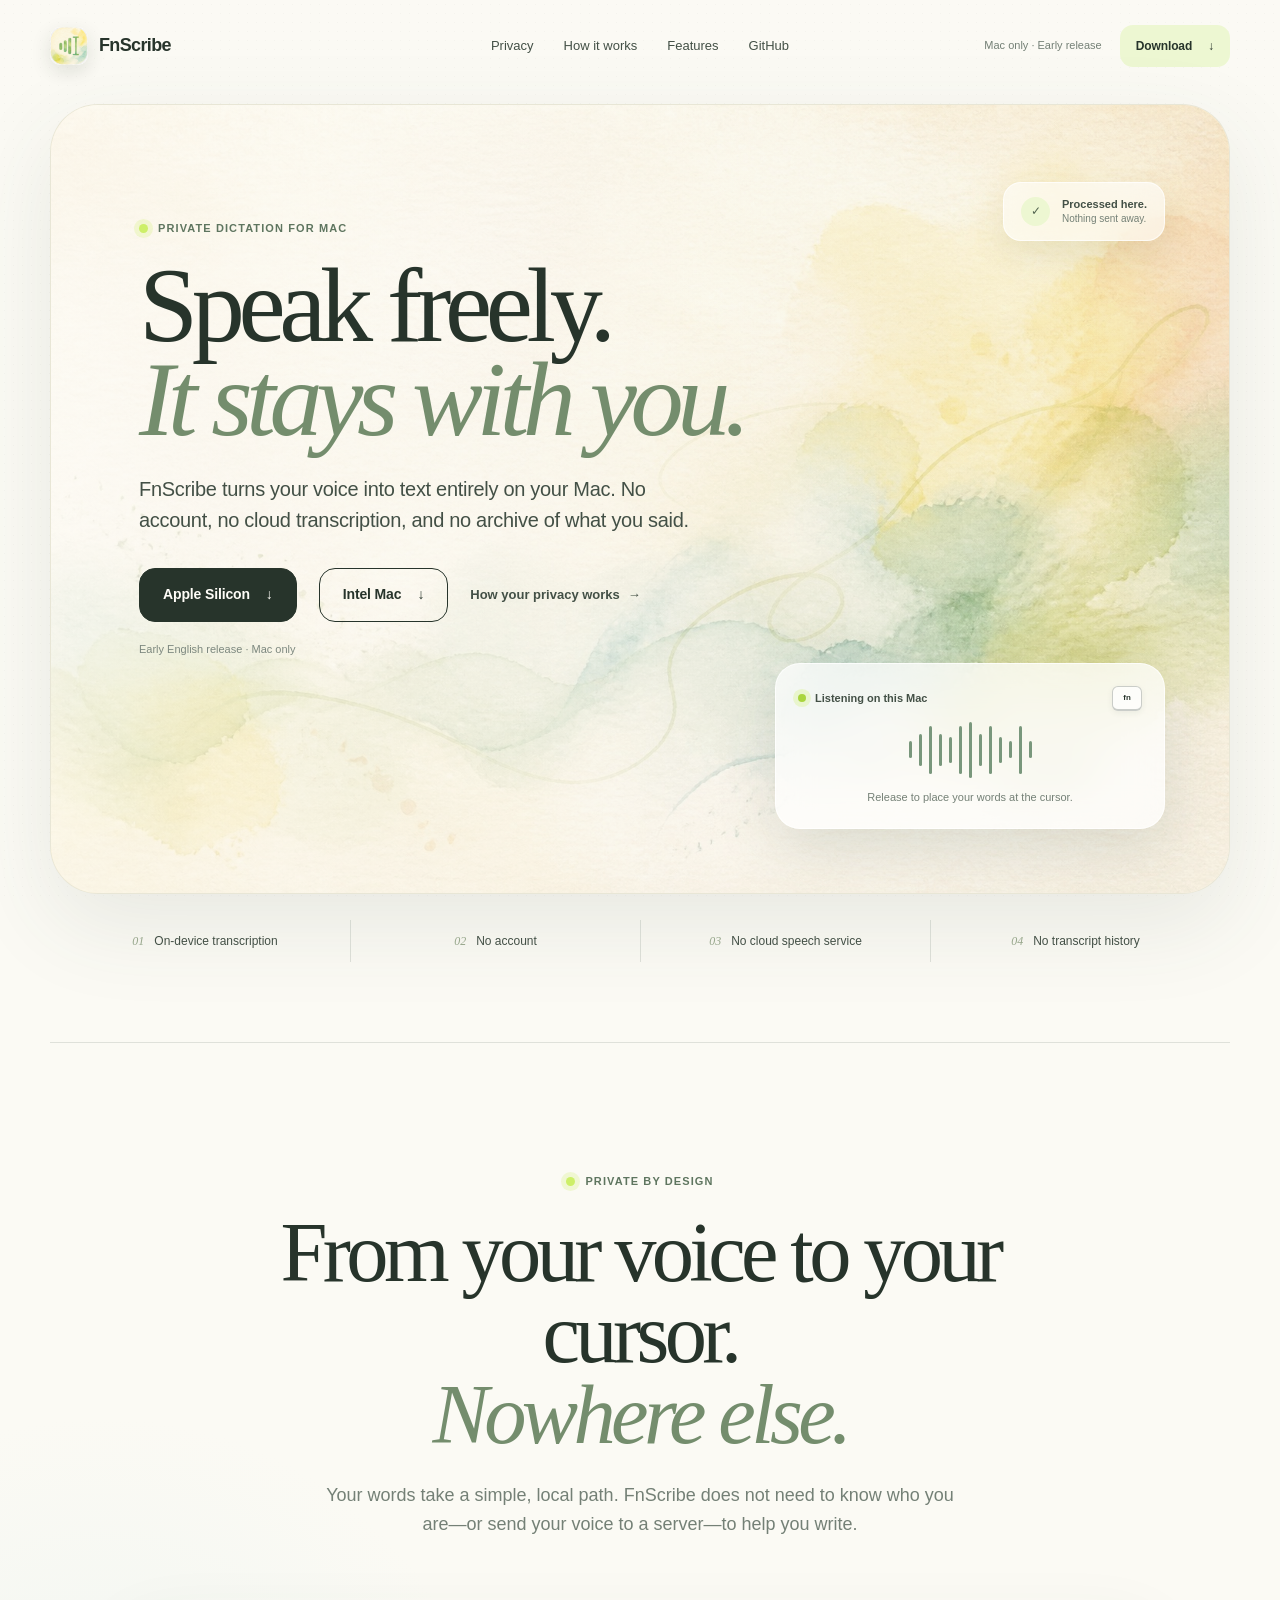
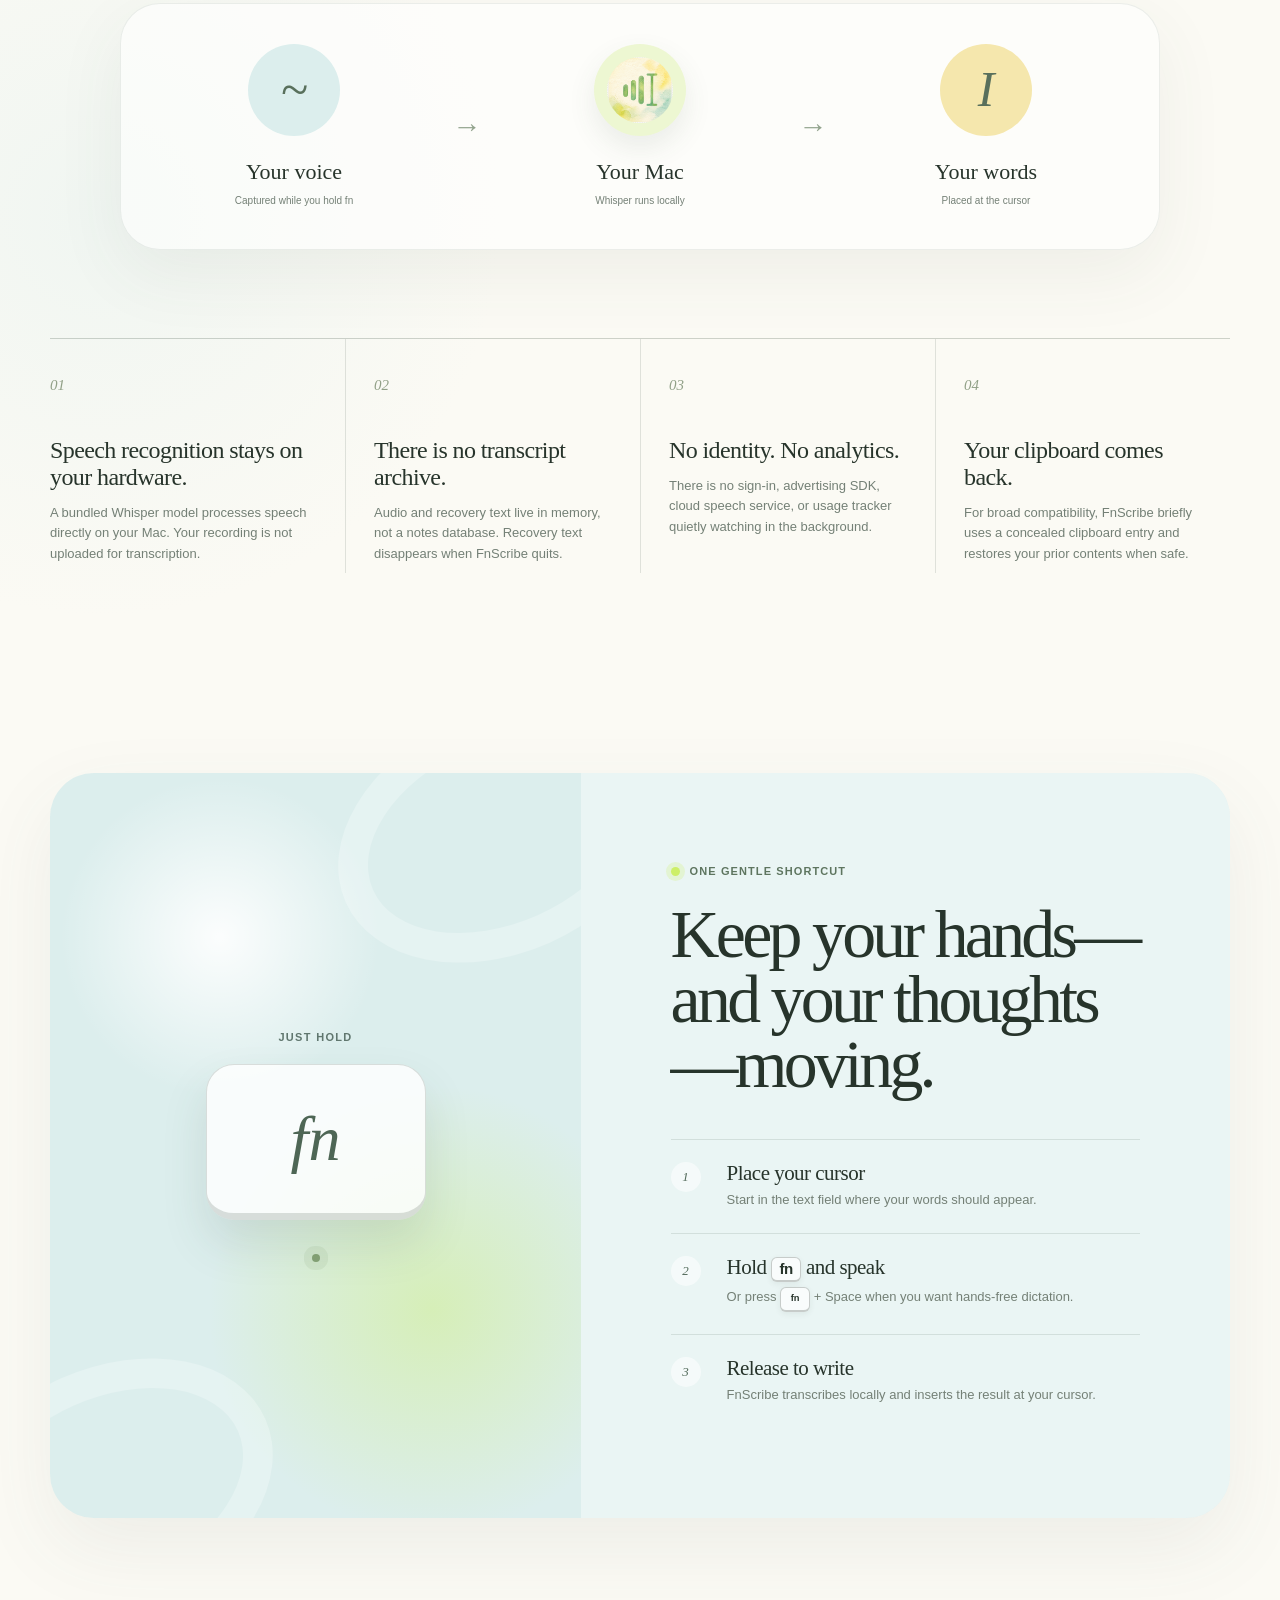
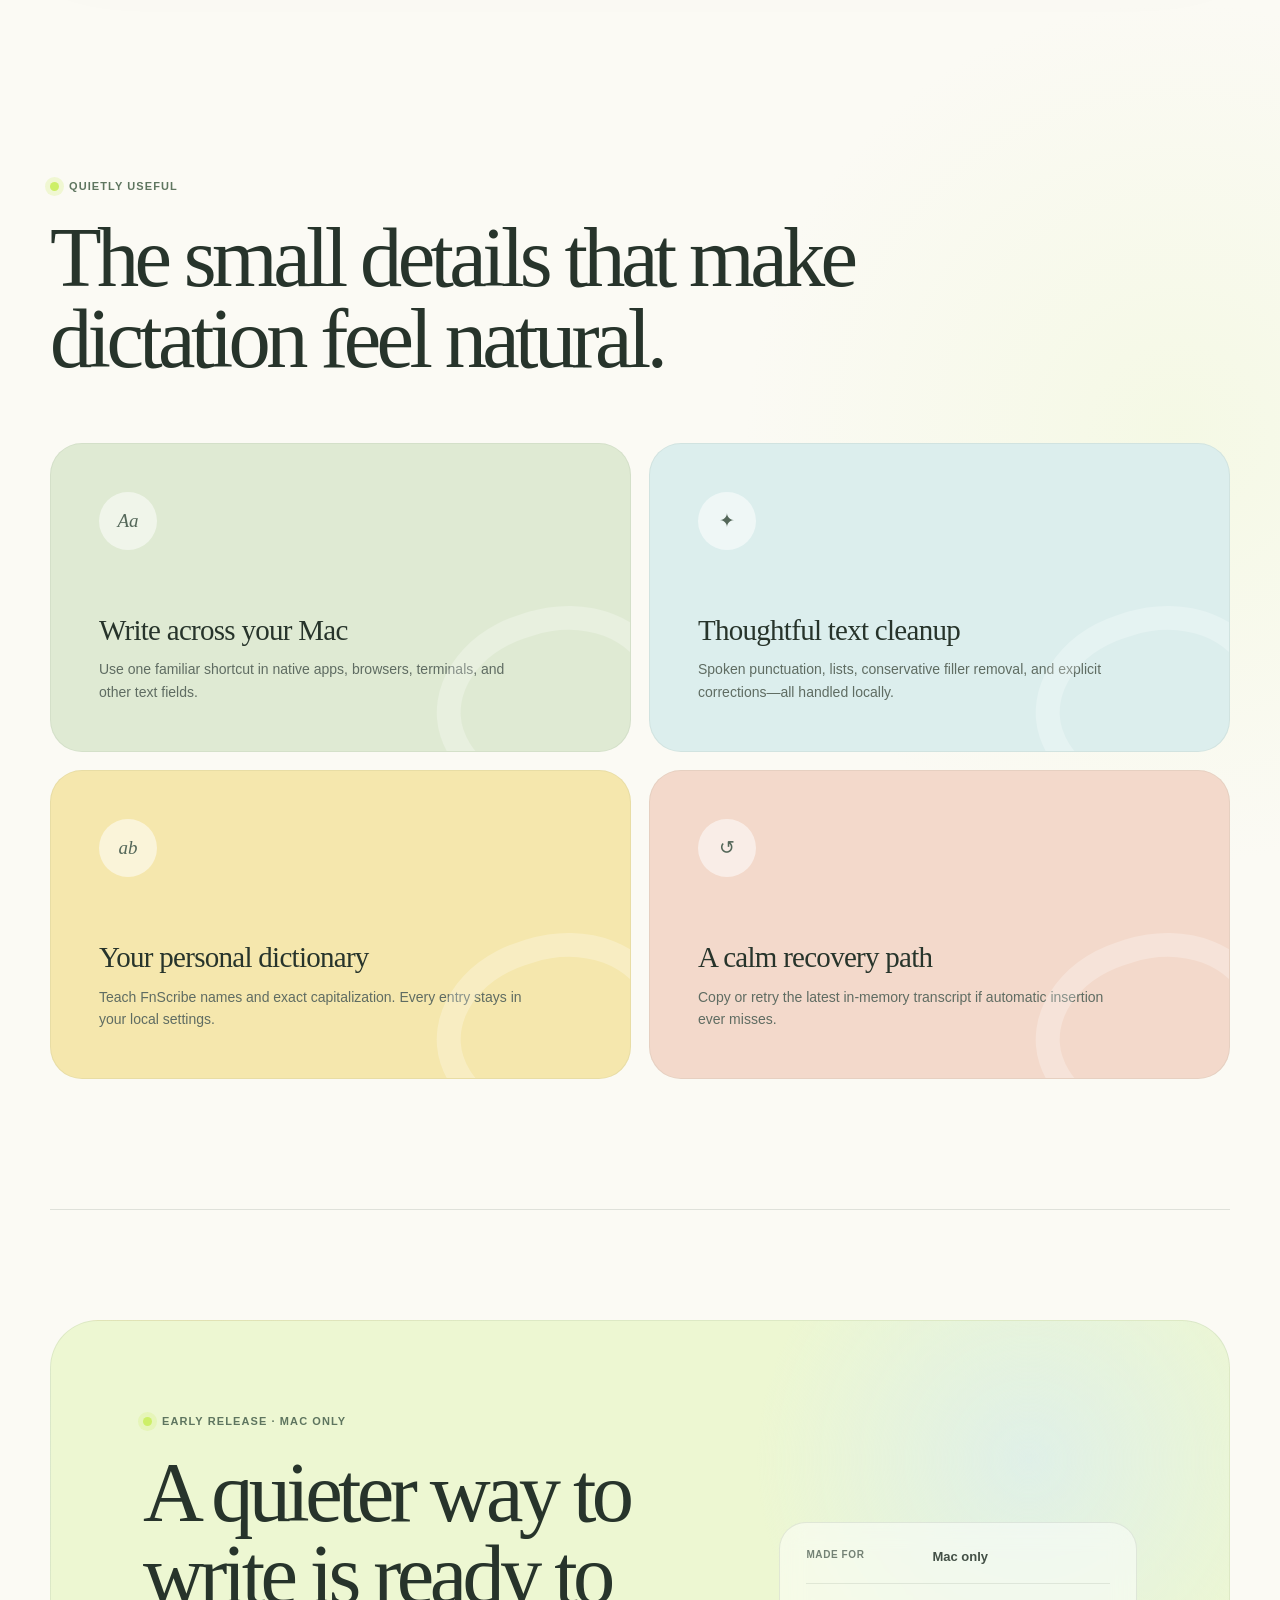
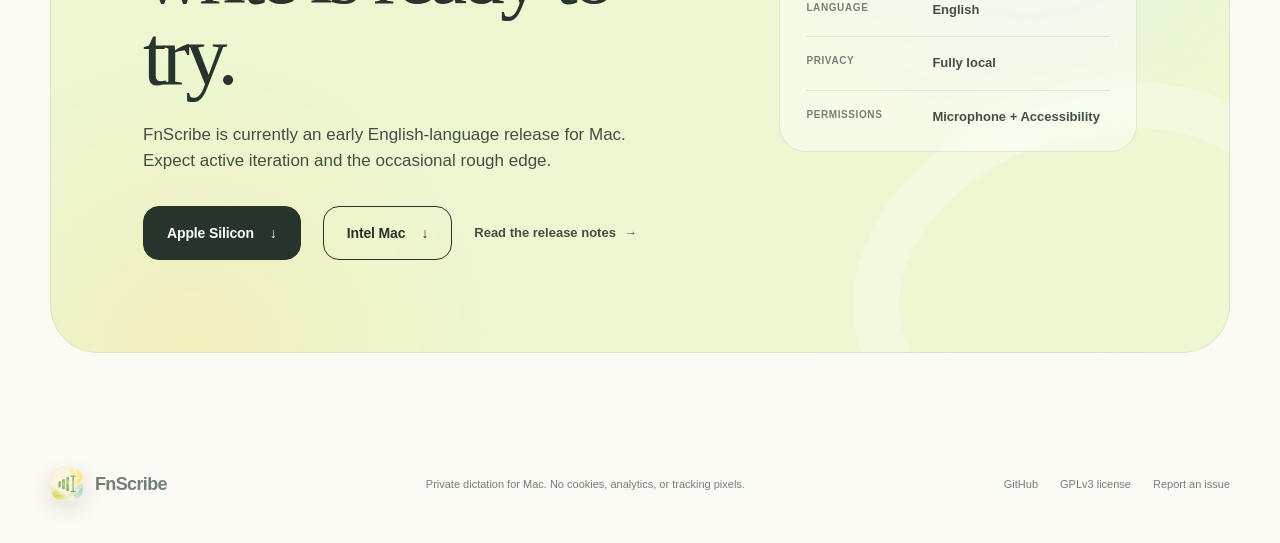
<file: docs/index.html>
<!doctype html>
<html lang="en">
  <head>
    <meta charset="utf-8" />
    <meta name="viewport" content="width=device-width, initial-scale=1" />
    <meta name="color-scheme" content="light" />
    <meta name="theme-color" content="#fbfaf4" />
    <meta
      name="description"
      content="FnScribe is private, offline dictation for Mac. Hold fn, speak, and release—your audio and transcript stay on your Mac."
    />
    <meta name="robots" content="index, follow" />
    <meta property="og:type" content="website" />
    <meta property="og:site_name" content="FnScribe" />
    <meta property="og:title" content="FnScribe — Private dictation for Mac" />
    <meta
      property="og:description"
      content="Fast, local dictation for Mac with no account, no cloud transcription, and no transcript history."
    />
    <meta
      property="og:url"
      content="https://algorithmicresearchgroup.github.io/fnscribe/"
    />
    <meta
      property="og:image"
      content="https://algorithmicresearchgroup.github.io/fnscribe/assets/fnscribe-watercolor.jpg"
    />
    <meta name="twitter:card" content="summary_large_image" />
    <link
      rel="canonical"
      href="https://algorithmicresearchgroup.github.io/fnscribe/"
    />
    <link rel="icon" type="image/png" href="assets/fnscribe-icon.png?v=2" />
    <link rel="apple-touch-icon" href="assets/fnscribe-icon.png?v=2" />
    <link rel="manifest" href="site.webmanifest" />
    <link rel="stylesheet" href="styles.css" />
    <title>FnScribe — Private dictation for Mac</title>
  </head>
  <body>
    <a class="skip-link" href="#main-content">Skip to content</a>

    <header class="site-header" id="top">
      <a class="brand" href="#top" aria-label="FnScribe home">
        <img src="assets/fnscribe-icon.png?v=2" width="38" height="38" alt="" />
        <span>FnScribe</span>
      </a>

      <nav aria-label="Main navigation">
        <a href="#privacy">Privacy</a>
        <a href="#how-it-works">How it works</a>
        <a href="#features">Features</a>
        <a href="https://github.com/AlgorithmicResearchGroup/fnscribe">GitHub</a>
      </nav>

      <div class="header-actions">
        <span class="availability">Mac only · Early release</span>
        <a
          class="button button-small"
          href="#downloads"
          aria-label="Choose a FnScribe download for your Mac"
        >
          Download <span aria-hidden="true">↓</span>
        </a>
      </div>
    </header>

    <main id="main-content">
      <section class="hero" aria-labelledby="hero-title">
        <div class="hero-watercolor">
          <img
            class="watercolor-art"
            src="assets/fnscribe-watercolor.jpg"
            width="1536"
            height="1024"
            alt=""
          />

          <div class="hero-copy">
            <p class="eyebrow"><span aria-hidden="true"></span> Private dictation for Mac</p>
            <h1 id="hero-title">Speak freely.<br /><em>It stays with you.</em></h1>
            <p class="hero-lede">
              FnScribe turns your voice into text entirely on your Mac. No
              account, no cloud transcription, and no archive of what you said.
            </p>

            <div class="hero-actions">
              <a
                class="button button-primary"
                href="https://github.com/AlgorithmicResearchGroup/fnscribe/releases/latest/download/FnScribe-arm64.dmg"
              >
                Apple Silicon <span aria-hidden="true">↓</span>
              </a>
              <a
                class="button"
                href="https://github.com/AlgorithmicResearchGroup/fnscribe/releases/latest/download/FnScribe-x64.dmg"
              >
                Intel Mac <span aria-hidden="true">↓</span>
              </a>
              <a class="soft-link" href="#privacy">How your privacy works <span aria-hidden="true">→</span></a>
            </div>

            <p class="hero-compatibility">
              Early English release · Mac only
            </p>
          </div>

          <div
            class="dictation-card"
            role="img"
            aria-label="FnScribe is listening with the fn key and transcribing locally on this Mac"
          >
            <div class="dictation-card-top">
              <span><i aria-hidden="true"></i> Listening on this Mac</span>
              <kbd>fn</kbd>
            </div>
            <div class="waveform" aria-hidden="true">
              <i></i><i></i><i></i><i></i><i></i><i></i><i></i><i></i><i></i
              ><i></i><i></i><i></i><i></i>
            </div>
            <p>Release to place your words at the cursor.</p>
          </div>

          <div class="local-note">
            <span aria-hidden="true">✓</span>
            <p><strong>Processed here.</strong><br />Nothing sent away.</p>
          </div>
        </div>

        <ul class="privacy-ribbon">
          <li><span aria-hidden="true">01</span> On-device transcription</li>
          <li><span aria-hidden="true">02</span> No account</li>
          <li><span aria-hidden="true">03</span> No cloud speech service</li>
          <li><span aria-hidden="true">04</span> No transcript history</li>
        </ul>
      </section>

      <section class="privacy section" id="privacy" aria-labelledby="privacy-title">
        <div class="section-heading section-heading-centered">
          <p class="eyebrow"><span aria-hidden="true"></span> Private by design</p>
          <h2 id="privacy-title">From your voice to your cursor.<br /><em>Nowhere else.</em></h2>
          <p>
            Your words take a simple, local path. FnScribe does not need to
            know who you are—or send your voice to a server—to help you write.
          </p>
        </div>

        <div
          class="privacy-journey"
          role="img"
          aria-label="Your voice is processed by a local model on your Mac and becomes text at your cursor"
        >
          <div class="journey-step journey-voice">
            <span aria-hidden="true">~</span>
            <p><strong>Your voice</strong><small>Captured while you hold fn</small></p>
          </div>
          <span class="journey-arrow" aria-hidden="true">→</span>
          <div class="journey-step journey-mac">
            <img src="assets/fnscribe-icon.png?v=2" width="66" height="66" alt="" />
            <p><strong>Your Mac</strong><small>Whisper runs locally</small></p>
          </div>
          <span class="journey-arrow" aria-hidden="true">→</span>
          <div class="journey-step journey-text">
            <span aria-hidden="true">I</span>
            <p><strong>Your words</strong><small>Placed at the cursor</small></p>
          </div>
        </div>

        <div class="privacy-details">
          <article>
            <span class="detail-number">01</span>
            <h3>Speech recognition stays on your hardware.</h3>
            <p>
              A bundled Whisper model processes speech directly on your Mac.
              Your recording is not uploaded for transcription.
            </p>
          </article>
          <article>
            <span class="detail-number">02</span>
            <h3>There is no transcript archive.</h3>
            <p>
              Audio and recovery text live in memory, not a notes database.
              Recovery text disappears when FnScribe quits.
            </p>
          </article>
          <article>
            <span class="detail-number">03</span>
            <h3>No identity. No analytics.</h3>
            <p>
              There is no sign-in, advertising SDK, cloud speech service, or
              usage tracker quietly watching in the background.
            </p>
          </article>
          <article>
            <span class="detail-number">04</span>
            <h3>Your clipboard comes back.</h3>
            <p>
              For broad compatibility, FnScribe briefly uses a concealed
              clipboard entry and restores your prior contents when safe.
            </p>
          </article>
        </div>
      </section>

      <section class="how section" id="how-it-works" aria-labelledby="how-title">
        <div class="how-panel">
          <div class="key-illustration" aria-hidden="true">
            <span>Just hold</span>
            <kbd>fn</kbd>
            <i></i>
          </div>

          <div class="how-copy">
            <p class="eyebrow"><span aria-hidden="true"></span> One gentle shortcut</p>
            <h2 id="how-title">Keep your hands—and your thoughts—moving.</h2>
            <ol>
              <li>
                <span>1</span>
                <div>
                  <h3>Place your cursor</h3>
                  <p>Start in the text field where your words should appear.</p>
                </div>
              </li>
              <li>
                <span>2</span>
                <div>
                  <h3>Hold <kbd>fn</kbd> and speak</h3>
                  <p>Or press <kbd>fn</kbd> + Space when you want hands-free dictation.</p>
                </div>
              </li>
              <li>
                <span>3</span>
                <div>
                  <h3>Release to write</h3>
                  <p>FnScribe transcribes locally and inserts the result at your cursor.</p>
                </div>
              </li>
            </ol>
          </div>
        </div>
      </section>

      <section class="features section" id="features" aria-labelledby="features-title">
        <div class="section-heading">
          <p class="eyebrow"><span aria-hidden="true"></span> Quietly useful</p>
          <h2 id="features-title">The small details that make dictation feel natural.</h2>
        </div>

        <div class="feature-grid">
          <article class="feature-sage">
            <span aria-hidden="true">Aa</span>
            <h3>Write across your Mac</h3>
            <p>
              Use one familiar shortcut in native apps, browsers, terminals,
              and other text fields.
            </p>
          </article>
          <article class="feature-blue">
            <span aria-hidden="true">✦</span>
            <h3>Thoughtful text cleanup</h3>
            <p>
              Spoken punctuation, lists, conservative filler removal, and
              explicit corrections—all handled locally.
            </p>
          </article>
          <article class="feature-butter">
            <span aria-hidden="true">ab</span>
            <h3>Your personal dictionary</h3>
            <p>
              Teach FnScribe names and exact capitalization. Every entry stays
              in your local settings.
            </p>
          </article>
          <article class="feature-peach">
            <span aria-hidden="true">↺</span>
            <h3>A calm recovery path</h3>
            <p>
              Copy or retry the latest in-memory transcript if automatic
              insertion ever misses.
            </p>
          </article>
        </div>
      </section>

      <section class="release-panel" id="downloads" aria-labelledby="release-title">
        <div class="release-copy">
          <p class="eyebrow"><span aria-hidden="true"></span> Early release · Mac only</p>
          <h2 id="release-title">A quieter way to write is ready to try.</h2>
          <p>
            FnScribe is currently an early English-language release for Mac.
            Expect active iteration and the occasional rough edge.
          </p>
          <div class="release-actions">
            <a
              class="button button-primary"
              href="https://github.com/AlgorithmicResearchGroup/fnscribe/releases/latest/download/FnScribe-arm64.dmg"
            >
              Apple Silicon <span aria-hidden="true">↓</span>
            </a>
            <a
              class="button"
              href="https://github.com/AlgorithmicResearchGroup/fnscribe/releases/latest/download/FnScribe-x64.dmg"
            >
              Intel Mac <span aria-hidden="true">↓</span>
            </a>
            <a
              class="soft-link"
              href="https://github.com/AlgorithmicResearchGroup/fnscribe/releases"
              >Read the release notes <span aria-hidden="true">→</span></a
            >
          </div>
        </div>

        <dl class="requirements">
          <div>
            <dt>Made for</dt>
            <dd>Mac only</dd>
          </div>
          <div>
            <dt>Language</dt>
            <dd>English</dd>
          </div>
          <div>
            <dt>Privacy</dt>
            <dd>Fully local</dd>
          </div>
          <div>
            <dt>Permissions</dt>
            <dd>Microphone + Accessibility</dd>
          </div>
        </dl>
      </section>
    </main>

    <footer>
      <a class="brand" href="#top" aria-label="Back to the top">
        <img src="assets/fnscribe-icon.png?v=2" width="34" height="34" alt="" />
        <span>FnScribe</span>
      </a>
      <p>Private dictation for Mac. No cookies, analytics, or tracking pixels.</p>
      <div>
        <a href="https://github.com/AlgorithmicResearchGroup/fnscribe">GitHub</a>
        <a href="https://github.com/AlgorithmicResearchGroup/fnscribe/blob/master/LICENSE">GPLv3 license</a>
        <a href="https://github.com/AlgorithmicResearchGroup/fnscribe/issues">Report an issue</a>
      </div>
    </footer>
  </body>
</html>
</file>
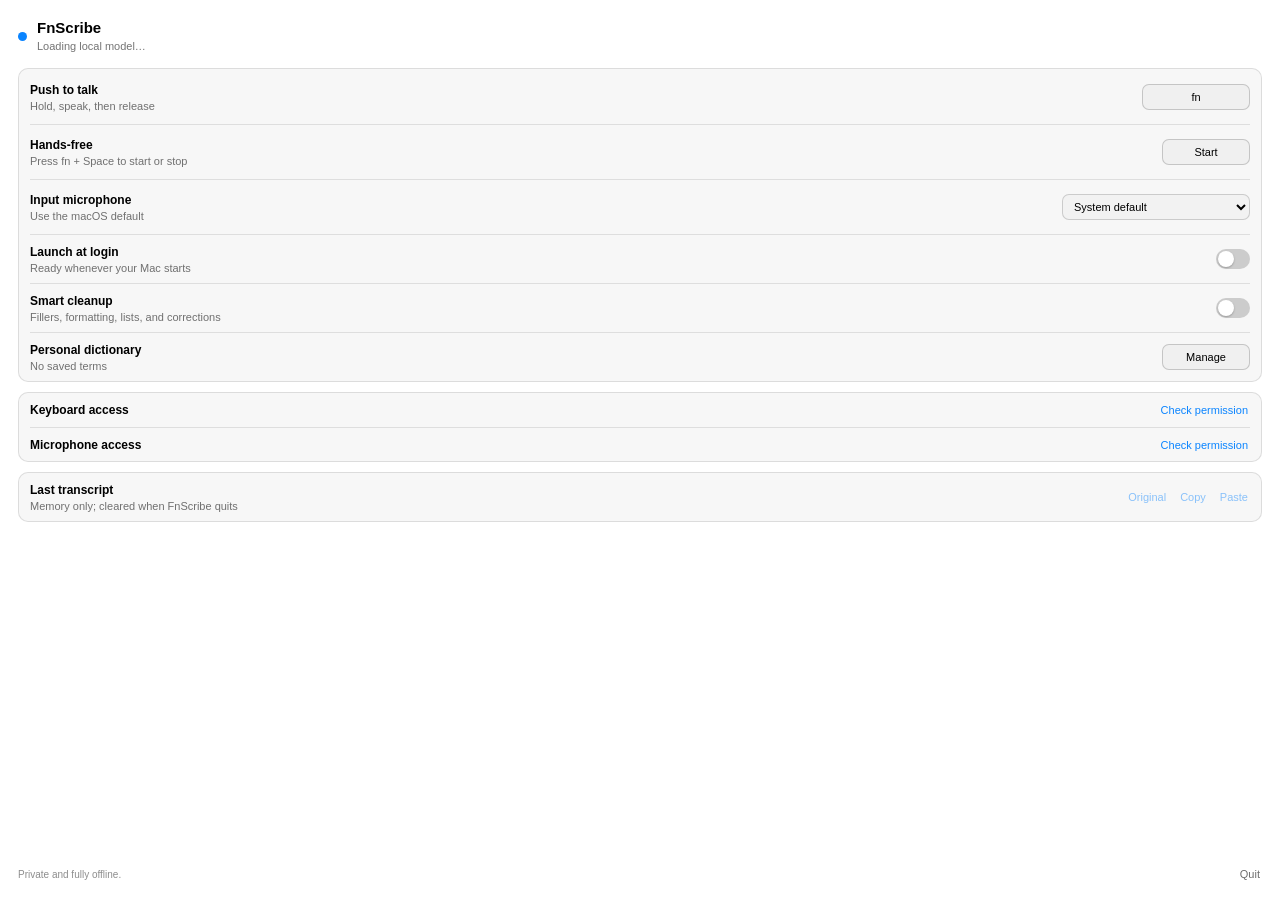
<file: ui/index.html>
<!doctype html>
<html lang="en">
  <head>
    <meta charset="UTF-8" />
    <meta name="viewport" content="width=device-width, initial-scale=1.0" />
    <title>FnScribe</title>
    <link rel="stylesheet" href="style.css" />
  </head>
  <body>
    <main class="settings-panel">
      <header>
        <div id="status-dot" class="status-dot loading" aria-hidden="true"></div>
        <div class="status-copy">
          <h1>FnScribe</h1>
          <p id="status-text" aria-live="polite">Loading local model…</p>
        </div>
      </header>

      <div class="settings-list">
        <section class="setting-row">
          <div>
            <label for="hotkey">Push to talk</label>
            <p>Hold, speak, then release</p>
          </div>
          <button id="hotkey" class="hotkey" type="button">fn</button>
        </section>

        <section class="setting-row">
          <div>
            <label for="hands-free">Hands-free</label>
            <p>Press fn + Space to start or stop</p>
          </div>
          <button id="hands-free" class="secondary-button" type="button">Start</button>
        </section>

        <section class="setting-row microphone-row">
          <div>
            <label for="microphone-select">Input microphone</label>
            <p id="microphone-detail">Use the macOS default</p>
          </div>
          <select id="microphone-select" aria-label="Input microphone">
            <option value="">System default</option>
          </select>
        </section>

        <section class="setting-row compact-row">
          <div>
            <label for="launch-at-login">Launch at login</label>
            <p>Ready whenever your Mac starts</p>
          </div>
          <label class="switch" aria-label="Launch FnScribe at login">
            <input id="launch-at-login" type="checkbox" />
            <span aria-hidden="true"></span>
          </label>
        </section>

        <section class="setting-row compact-row">
          <div>
            <label for="smart-cleanup">Smart cleanup</label>
            <p>Fillers, formatting, lists, and corrections</p>
          </div>
          <label class="switch" aria-label="Enable smart transcript cleanup">
            <input id="smart-cleanup" type="checkbox" />
            <span aria-hidden="true"></span>
          </label>
        </section>

        <section class="setting-row compact-row">
          <div>
            <label for="open-dictionary">Personal dictionary</label>
            <p id="dictionary-detail">No saved terms</p>
          </div>
          <button id="open-dictionary" class="secondary-button compact-button" type="button">
            Manage
          </button>
        </section>
      </div>

      <div class="permissions" aria-label="Permissions">
        <section class="permission-row">
          <span>Keyboard access</span>
          <button id="accessibility" class="link-button" type="button">Check permission</button>
        </section>

        <section class="permission-row">
          <span>Microphone access</span>
          <button id="microphone" class="link-button" type="button">Check permission</button>
        </section>
      </div>

      <section class="recovery-row" aria-label="Transcript recovery">
        <div>
          <span>Last transcript</span>
          <p>Memory only; cleared when FnScribe quits</p>
        </div>
        <div class="recovery-actions">
          <button
            id="copy-original"
            class="link-button"
            type="button"
            title="Copy the transcript before smart cleanup"
            disabled
          >
            Original
          </button>
          <button id="copy-last" class="link-button" type="button" disabled>Copy</button>
          <button id="paste-last" class="link-button" type="button" disabled>Paste</button>
        </div>
      </section>

      <p id="error" class="error" role="alert"></p>

      <footer>
        <span>Private and fully offline.</span>
        <button id="quit" class="link-button quiet" type="button">Quit</button>
      </footer>
    </main>

    <dialog id="dictionary-dialog" aria-labelledby="dictionary-title">
      <div class="dialog-shell">
        <header class="dialog-header">
          <div>
            <h2 id="dictionary-title">Personal dictionary</h2>
            <p>Recognition hints and exact replacements, stored only on this Mac.</p>
          </div>
          <button id="close-dictionary" class="link-button quiet" type="button">Done</button>
        </header>

        <form id="dictionary-form">
          <label for="dictionary-written">Write as</label>
          <input
            id="dictionary-written"
            type="text"
            maxlength="80"
            autocomplete="off"
            placeholder="FnScribe"
            required
          />
          <label for="dictionary-spoken">Common mishearing <span>(optional)</span></label>
          <input
            id="dictionary-spoken"
            type="text"
            maxlength="80"
            autocomplete="off"
            placeholder="fn scribe"
          />
          <div class="dictionary-form-actions">
            <button id="cancel-dictionary-edit" class="link-button quiet" type="button" hidden>
              Cancel edit
            </button>
            <button id="save-dictionary-entry" class="secondary-button" type="submit">
              Add term
            </button>
          </div>
        </form>

        <p id="dictionary-error" class="dialog-error" role="alert"></p>
        <div id="dictionary-list" class="dictionary-list" aria-live="polite"></div>
      </div>
    </dialog>
    <script src="settings.js"></script>
  </body>
</html>
</file>
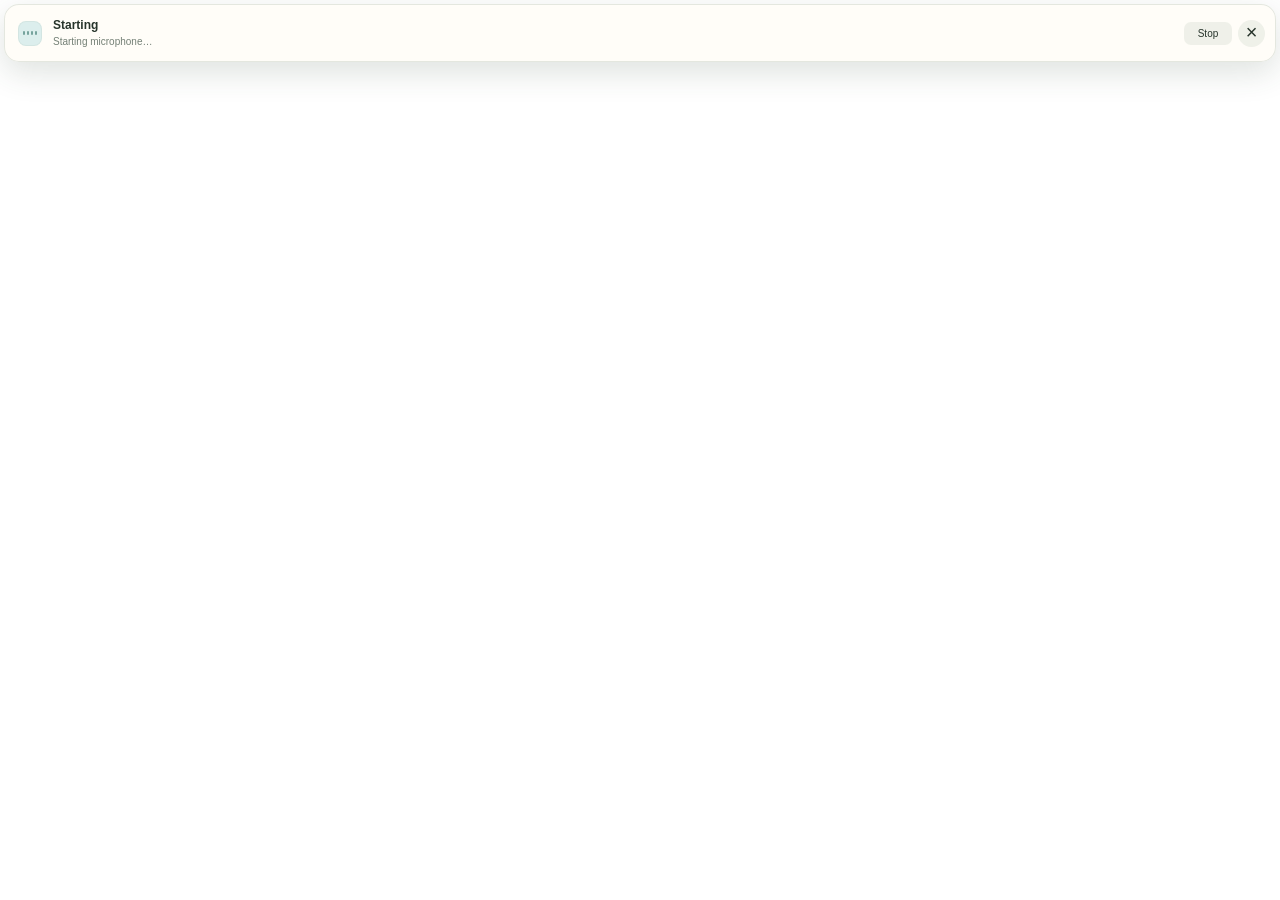
<file: ui/flowbar.html>
<!doctype html>
<html lang="en">
  <head>
    <meta charset="UTF-8" />
    <meta name="viewport" content="width=device-width, initial-scale=1.0" />
    <title>FnScribe dictation</title>
    <link rel="stylesheet" href="flowbar.css" />
  </head>
  <body data-phase="starting">
    <main class="flowbar" aria-live="polite">
      <div class="activity" aria-hidden="true">
        <i></i><i></i><i></i><i></i>
      </div>
      <div class="flowbar-copy">
        <strong id="phase-label">Starting</strong>
        <span id="flowbar-message">Starting microphone…</span>
      </div>
      <div class="flowbar-actions">
        <button id="stop" class="stop-button" type="button">Stop</button>
        <button id="cancel" class="icon-button" type="button" aria-label="Cancel dictation" title="Cancel (Escape)">×</button>
      </div>
    </main>
    <script src="flowbar.js"></script>
  </body>
</html>
</file>
<file: docs/styles.css>
:root {
  color-scheme: light;
  --paper: #fbfaf4;
  --paper-warm: #fffdf8;
  --white: #ffffff;
  --ink: #27342b;
  --ink-soft: #435046;
  --muted: #748076;
  --line: rgb(58 79 64 / 14%);
  --line-strong: rgb(58 79 64 / 24%);
  --lime: #cdef68;
  --lime-pale: #edf7d2;
  --sage: #dfead3;
  --sage-deep: #6f8a6f;
  --aqua: #dceeed;
  --butter: #f5e7ad;
  --peach: #f3d9cb;
  --serif: "Iowan Old Style", "Baskerville", "Times New Roman", serif;
  --sans: -apple-system, BlinkMacSystemFont, "SF Pro Text", "Helvetica Neue",
    Arial, sans-serif;
  --content: 1180px;
  font-family: var(--sans);
  font-synthesis: none;
  text-rendering: optimizeLegibility;
}

* {
  box-sizing: border-box;
}

html {
  scroll-behavior: smooth;
}

body {
  min-width: 320px;
  margin: 0;
  color: var(--ink);
  background:
    radial-gradient(circle at 8% 34%, rgb(220 238 237 / 35%), transparent 25rem),
    radial-gradient(circle at 92% 68%, rgb(237 247 210 / 45%), transparent 27rem),
    var(--paper);
  font-size: 16px;
  line-height: 1.55;
}

body::before {
  position: fixed;
  z-index: -1;
  inset: 0;
  opacity: 0.22;
  background-image: radial-gradient(rgb(67 80 70 / 14%) 0.5px, transparent 0.5px);
  background-size: 9px 9px;
  content: "";
  pointer-events: none;
}

a {
  color: inherit;
  text-decoration: none;
}

img {
  display: block;
  max-width: 100%;
}

h1,
h2,
h3,
p {
  margin-top: 0;
}

a,
kbd {
  -webkit-tap-highlight-color: transparent;
}

a:focus-visible {
  outline: 3px solid #8caf3c;
  outline-offset: 4px;
}

.skip-link {
  position: fixed;
  z-index: 100;
  top: 12px;
  left: 12px;
  padding: 10px 14px;
  border-radius: 12px;
  color: var(--paper-warm);
  background: var(--ink);
  font-weight: 720;
  transform: translateY(-180%);
}

.skip-link:focus {
  transform: translateY(0);
}

.site-header,
main,
footer {
  width: min(calc(100% - 48px), var(--content));
  margin-inline: auto;
}

.site-header {
  display: grid;
  min-height: 92px;
  grid-template-columns: 1fr auto 1fr;
  align-items: center;
  gap: 30px;
}

.brand {
  display: inline-flex;
  width: fit-content;
  align-items: center;
  gap: 11px;
  font-size: 18px;
  font-weight: 720;
  letter-spacing: -0.035em;
}

.brand img {
  border-radius: 10px;
  box-shadow: 0 7px 20px rgb(31 47 36 / 12%);
}

nav {
  display: flex;
  align-items: center;
  gap: 30px;
  color: var(--ink-soft);
  font-size: 13px;
}

nav a,
footer a,
.soft-link {
  transition: color 160ms ease;
}

nav a:hover,
footer a:hover,
.soft-link:hover {
  color: #66812f;
}

.header-actions {
  display: flex;
  align-items: center;
  justify-content: flex-end;
  gap: 18px;
}

.availability {
  color: var(--muted);
  font-size: 11px;
}

.button {
  display: inline-flex;
  min-height: 54px;
  align-items: center;
  justify-content: center;
  gap: 16px;
  padding: 0 23px;
  border: 1px solid var(--ink);
  border-radius: 16px;
  font-size: 14px;
  font-weight: 680;
  letter-spacing: -0.01em;
  transition:
    background 160ms ease,
    box-shadow 160ms ease,
    transform 160ms ease;
}

.button:hover {
  box-shadow: 0 10px 25px rgb(39 52 43 / 12%);
  transform: translateY(-2px);
}

.button-primary {
  color: var(--paper-warm);
  background: var(--ink);
}

.button-primary:hover {
  background: #34483a;
}

.button-small {
  min-height: 42px;
  padding-inline: 16px;
  border: 0;
  border-radius: 13px;
  color: var(--ink);
  background: var(--lime-pale);
  font-size: 12px;
}

.hero {
  padding: 12px 0 80px;
}

.hero-watercolor {
  position: relative;
  min-height: 790px;
  overflow: hidden;
  border: 1px solid rgb(106 128 100 / 12%);
  border-radius: 48px;
  background: #f9f4e6;
  box-shadow: 0 30px 90px rgb(63 82 67 / 10%);
  isolation: isolate;
}

.watercolor-art {
  position: absolute;
  z-index: -2;
  inset: 0;
  width: 100%;
  height: 100%;
  object-fit: cover;
  object-position: center;
  filter: saturate(0.88) contrast(0.96);
}

.hero-watercolor::after {
  position: absolute;
  z-index: -1;
  inset: 0;
  background:
    linear-gradient(90deg, rgb(255 253 248 / 68%) 0%, rgb(255 253 248 / 26%) 58%, transparent 100%),
    linear-gradient(180deg, rgb(255 253 248 / 14%), transparent 62%);
  content: "";
  pointer-events: none;
}

.hero-copy {
  width: min(69%, 760px);
  padding: clamp(72px, 9vw, 116px) 0 0 clamp(48px, 7vw, 88px);
}

.eyebrow {
  display: flex;
  align-items: center;
  gap: 10px;
  margin-bottom: 22px;
  color: #5e755f;
  font-size: 11px;
  font-weight: 680;
  letter-spacing: 0.1em;
  text-transform: uppercase;
}

.eyebrow span {
  width: 9px;
  height: 9px;
  flex: 0 0 auto;
  border-radius: 50%;
  background: var(--lime);
  box-shadow: 0 0 0 5px rgb(205 239 104 / 24%);
}

h1,
h2 {
  font-family: var(--serif);
  font-weight: 400;
}

h1 {
  max-width: 720px;
  margin-bottom: 28px;
  font-size: clamp(4.8rem, 8.3vw, 7.5rem);
  letter-spacing: -0.06em;
  line-height: 0.88;
}

h1 em,
h2 em {
  color: #748d6d;
  font-style: italic;
  font-weight: 400;
}

.hero-lede {
  max-width: 570px;
  margin-bottom: 32px;
  color: var(--ink-soft);
  font-size: clamp(17px, 2vw, 20px);
  letter-spacing: -0.015em;
  line-height: 1.55;
}

.hero-actions,
.release-actions {
  display: flex;
  flex-wrap: wrap;
  align-items: center;
  gap: 22px;
}

.soft-link {
  display: inline-flex;
  align-items: center;
  gap: 8px;
  color: var(--ink-soft);
  font-size: 13px;
  font-weight: 620;
}

.hero-compatibility {
  margin: 19px 0 0;
  color: #7d887f;
  font-size: 11px;
}

kbd {
  display: inline-grid;
  min-width: 30px;
  min-height: 25px;
  place-items: center;
  padding: 2px 7px;
  border: 1px solid rgb(39 52 43 / 24%);
  border-bottom-width: 2px;
  border-radius: 6px;
  color: var(--ink);
  background: rgb(255 255 255 / 72%);
  box-shadow: 0 2px 6px rgb(39 52 43 / 7%);
  font-family: var(--sans);
  font-size: 0.72em;
  font-weight: 700;
  line-height: 1;
}

.dictation-card {
  position: absolute;
  right: clamp(35px, 5vw, 68px);
  bottom: clamp(34px, 5vw, 68px);
  width: min(390px, 38%);
  padding: 22px;
  border: 1px solid rgb(255 255 255 / 76%);
  border-radius: 25px;
  background: rgb(255 255 255 / 72%);
  box-shadow: 0 22px 60px rgb(62 82 67 / 15%);
  backdrop-filter: blur(18px);
}

.dictation-card-top {
  display: flex;
  align-items: center;
  justify-content: space-between;
  gap: 18px;
  color: var(--ink-soft);
  font-size: 11px;
  font-weight: 650;
}

.dictation-card-top > span {
  display: flex;
  align-items: center;
  gap: 9px;
}

.dictation-card-top i {
  width: 8px;
  height: 8px;
  border-radius: 50%;
  background: #a9d53e;
  box-shadow: 0 0 0 5px rgb(205 239 104 / 28%);
}

.waveform {
  display: flex;
  height: 78px;
  align-items: center;
  justify-content: center;
  gap: 7px;
}

.waveform i {
  width: 3px;
  height: 17px;
  border-radius: 99px;
  background: #79977c;
  animation: listen 1.6s ease-in-out infinite alternate;
}

.waveform i:nth-child(2n) {
  height: 32px;
  animation-delay: -0.4s;
}

.waveform i:nth-child(3n) {
  height: 48px;
  animation-delay: -0.75s;
}

.waveform i:nth-child(5n) {
  height: 26px;
  animation-delay: -1s;
}

.waveform i:nth-child(7) {
  height: 56px;
}

@keyframes listen {
  from {
    opacity: 0.55;
    transform: scaleY(0.62);
  }
  to {
    opacity: 1;
    transform: scaleY(1);
  }
}

.dictation-card > p {
  margin: 0;
  color: var(--muted);
  font-size: 11px;
  text-align: center;
}

.local-note {
  position: absolute;
  top: clamp(48px, 6vw, 78px);
  right: clamp(38px, 5vw, 70px);
  display: flex;
  align-items: center;
  gap: 12px;
  padding: 14px 17px;
  border: 1px solid rgb(255 255 255 / 70%);
  border-radius: 18px;
  background: rgb(255 255 255 / 60%);
  box-shadow: 0 14px 34px rgb(73 93 76 / 9%);
  backdrop-filter: blur(14px);
}

.local-note > span {
  display: grid;
  width: 29px;
  height: 29px;
  place-items: center;
  border-radius: 50%;
  color: #52634f;
  background: var(--lime-pale);
  font-size: 12px;
  font-weight: 800;
}

.local-note p {
  margin: 0;
  color: var(--muted);
  font-size: 10px;
  line-height: 1.35;
}

.local-note strong {
  color: var(--ink-soft);
  font-size: 11px;
}

.privacy-ribbon {
  display: grid;
  grid-template-columns: repeat(4, minmax(0, 1fr));
  margin: 0;
  padding: 26px 10px 0;
  color: var(--ink-soft);
  font-size: 12px;
  list-style: none;
}

.privacy-ribbon li {
  display: flex;
  align-items: center;
  justify-content: center;
  gap: 10px;
  min-height: 42px;
}

.privacy-ribbon li + li {
  border-left: 1px solid var(--line);
}

.privacy-ribbon span {
  color: #9aaa8e;
  font-family: var(--serif);
  font-style: italic;
}

.section {
  padding: 130px 0;
}

.section-heading {
  max-width: 820px;
  margin-bottom: 64px;
}

.section-heading-centered {
  margin-inline: auto;
  text-align: center;
}

.section-heading-centered .eyebrow {
  justify-content: center;
}

.section h2,
.release-panel h2 {
  margin-bottom: 26px;
  font-size: clamp(3.6rem, 6.6vw, 6.2rem);
  letter-spacing: -0.055em;
  line-height: 0.96;
}

.section-heading > p:last-child {
  max-width: 650px;
  margin-bottom: 0;
  color: var(--muted);
  font-size: 18px;
  line-height: 1.6;
}

.section-heading-centered > p:last-child {
  margin-inline: auto;
}

.privacy {
  border-top: 1px solid var(--line);
}

.privacy-journey {
  display: grid;
  max-width: 1040px;
  grid-template-columns: 1fr 60px 1fr 60px 1fr;
  align-items: center;
  gap: 10px;
  margin: 0 auto 88px;
  padding: 40px;
  border: 1px solid rgb(74 100 78 / 10%);
  border-radius: 40px;
  background: rgb(255 255 255 / 56%);
  box-shadow: 0 24px 70px rgb(71 92 75 / 7%);
}

.journey-step {
  display: grid;
  justify-items: center;
  gap: 19px;
  text-align: center;
}

.journey-step > span,
.journey-step > img {
  display: grid;
  width: 92px;
  height: 92px;
  place-items: center;
  border-radius: 50%;
  color: #59705c;
  font-family: var(--serif);
  font-size: 50px;
  font-style: italic;
  object-fit: cover;
}

.journey-voice > span {
  background: var(--aqua);
}

.journey-mac > img {
  padding: 13px;
  background: var(--lime-pale);
  box-shadow: 0 12px 28px rgb(69 91 73 / 10%);
}

.journey-text > span {
  background: var(--butter);
}

.journey-step p {
  display: grid;
  gap: 4px;
  margin: 0;
}

.journey-step strong {
  font-family: var(--serif);
  font-size: 22px;
  font-weight: 500;
}

.journey-step small {
  color: var(--muted);
  font-size: 10px;
}

.journey-arrow {
  color: #92a38c;
  font-family: var(--serif);
  font-size: 29px;
  text-align: center;
}

.privacy-details {
  display: grid;
  grid-template-columns: repeat(4, minmax(0, 1fr));
  border-top: 1px solid var(--line-strong);
}

.privacy-details article {
  padding: 35px 28px 8px 0;
}

.privacy-details article + article {
  padding-left: 28px;
  border-left: 1px solid var(--line);
}

.detail-number {
  display: block;
  margin-bottom: 40px;
  color: #91a087;
  font-family: var(--serif);
  font-size: 15px;
  font-style: italic;
}

.privacy-details h3,
.feature-grid h3,
.how-copy h3 {
  margin-bottom: 12px;
  font-family: var(--serif);
  font-size: 24px;
  font-weight: 500;
  letter-spacing: -0.025em;
  line-height: 1.12;
}

.privacy-details p,
.feature-grid p,
.how-copy li p {
  margin: 0;
  color: var(--muted);
  font-size: 13px;
  line-height: 1.6;
}

.how {
  padding-top: 70px;
}

.how-panel {
  display: grid;
  grid-template-columns: minmax(350px, 0.9fr) minmax(440px, 1.1fr);
  overflow: hidden;
  border-radius: 44px;
  background: var(--aqua);
  box-shadow: 0 30px 80px rgb(71 94 86 / 8%);
}

.key-illustration {
  position: relative;
  display: grid;
  min-height: 650px;
  place-content: center;
  overflow: hidden;
  background:
    radial-gradient(circle at 32% 22%, rgb(255 255 255 / 90%), transparent 10rem),
    radial-gradient(circle at 72% 72%, rgb(205 239 104 / 40%), transparent 14rem);
  text-align: center;
}

.key-illustration::before,
.key-illustration::after {
  position: absolute;
  width: 280px;
  height: 180px;
  border: 30px solid rgb(255 255 255 / 25%);
  border-radius: 50%;
  content: "";
  transform: rotate(-24deg);
}

.key-illustration::before {
  top: -60px;
  right: -90px;
}

.key-illustration::after {
  bottom: -90px;
  left: -110px;
}

.key-illustration > span {
  margin-bottom: 18px;
  color: #60766e;
  font-size: 11px;
  font-weight: 680;
  letter-spacing: 0.12em;
  text-transform: uppercase;
}

.key-illustration kbd {
  position: relative;
  z-index: 1;
  width: 220px;
  height: 156px;
  border: 1px solid rgb(60 77 66 / 18%);
  border-bottom-width: 7px;
  border-radius: 28px;
  color: #4e6655;
  background: rgb(255 255 255 / 82%);
  box-shadow: 0 24px 46px rgb(59 83 70 / 13%);
  font-family: var(--serif);
  font-size: 64px;
  font-style: italic;
  font-weight: 400;
}

.key-illustration > i {
  width: 8px;
  height: 8px;
  margin: 34px auto 0;
  border-radius: 50%;
  background: #85a276;
  box-shadow: 0 0 0 8px rgb(133 162 118 / 13%);
}

.how-copy {
  padding: clamp(54px, 7vw, 90px);
  background: rgb(255 255 255 / 38%);
}

.how-copy h2 {
  margin-bottom: 42px;
  font-size: clamp(3.2rem, 5.3vw, 5rem);
}

.how-copy ol {
  margin: 0;
  padding: 0;
  list-style: none;
}

.how-copy li {
  display: grid;
  grid-template-columns: 38px 1fr;
  gap: 18px;
  padding: 22px 0;
  border-top: 1px solid rgb(73 98 85 / 15%);
}

.how-copy li > span {
  display: grid;
  width: 30px;
  height: 30px;
  place-items: center;
  border-radius: 50%;
  color: #526a5a;
  background: rgb(255 255 255 / 54%);
  font-family: var(--serif);
  font-size: 13px;
  font-style: italic;
}

.how-copy h3 {
  margin-bottom: 5px;
  font-size: 21px;
}

.features {
  border-bottom: 1px solid var(--line);
}

.feature-grid {
  display: grid;
  grid-template-columns: repeat(2, minmax(0, 1fr));
  gap: 18px;
}

.feature-grid article {
  position: relative;
  min-height: 300px;
  overflow: hidden;
  padding: clamp(30px, 4vw, 48px);
  border: 1px solid rgb(80 102 84 / 8%);
  border-radius: 32px;
}

.feature-grid article::after {
  position: absolute;
  right: -45px;
  bottom: -55px;
  width: 190px;
  height: 150px;
  border: 24px solid rgb(255 255 255 / 26%);
  border-radius: 48% 52% 44% 56%;
  content: "";
  transform: rotate(-18deg);
}

.feature-sage {
  background: var(--sage);
}

.feature-blue {
  background: var(--aqua);
}

.feature-butter {
  background: var(--butter);
}

.feature-peach {
  background: var(--peach);
}

.feature-grid article > span {
  display: grid;
  width: 58px;
  height: 58px;
  place-items: center;
  margin-bottom: 64px;
  border-radius: 50%;
  color: #546759;
  background: rgb(255 255 255 / 54%);
  font-family: var(--serif);
  font-size: 19px;
  font-style: italic;
}

.feature-grid h3 {
  max-width: 420px;
  font-size: 29px;
}

.feature-grid p {
  max-width: 430px;
  color: #5f6c62;
  font-size: 14px;
}

.release-panel {
  position: relative;
  display: grid;
  grid-template-columns: minmax(0, 1.2fr) minmax(340px, 0.8fr);
  gap: clamp(48px, 8vw, 100px);
  overflow: hidden;
  margin: 110px 0 72px;
  padding: clamp(50px, 8vw, 92px);
  border: 1px solid rgb(83 106 85 / 10%);
  border-radius: 48px;
  background:
    radial-gradient(circle at 83% 22%, rgb(220 238 237 / 80%), transparent 17rem),
    radial-gradient(circle at 12% 100%, rgb(245 231 173 / 55%), transparent 19rem),
    var(--lime-pale);
}

.release-panel::after {
  position: absolute;
  right: -100px;
  bottom: -100px;
  width: 390px;
  height: 270px;
  border: 46px solid rgb(255 255 255 / 26%);
  border-radius: 50%;
  content: "";
  transform: rotate(-20deg);
  pointer-events: none;
}

.release-copy,
.requirements {
  position: relative;
  z-index: 1;
}

.release-copy h2 {
  max-width: 700px;
}

.release-copy > p:not(.eyebrow) {
  max-width: 610px;
  margin-bottom: 32px;
  color: var(--ink-soft);
  font-size: 17px;
}

.requirements {
  align-self: center;
  margin: 0;
  padding: 8px 26px;
  border: 1px solid rgb(72 95 76 / 12%);
  border-radius: 27px;
  background: rgb(255 255 255 / 48%);
  backdrop-filter: blur(12px);
}

.requirements div {
  display: grid;
  grid-template-columns: 110px 1fr;
  gap: 16px;
  padding: 16px 0;
}

.requirements div + div {
  border-top: 1px solid rgb(72 95 76 / 12%);
}

.requirements dt {
  color: #748275;
  font-size: 10px;
  font-weight: 650;
  letter-spacing: 0.06em;
  text-transform: uppercase;
}

.requirements dd {
  margin: 0;
  color: var(--ink-soft);
  font-size: 13px;
  font-weight: 620;
}

footer {
  display: grid;
  min-height: 118px;
  grid-template-columns: auto 1fr auto;
  align-items: center;
  gap: 34px;
  color: var(--muted);
  font-size: 11px;
}

footer p {
  margin: 0;
  text-align: center;
}

footer > div {
  display: flex;
  gap: 22px;
}

@media (max-width: 1060px) {
  .site-header {
    grid-template-columns: 1fr auto;
  }

  nav {
    display: none;
  }

  .hero-copy {
    width: min(78%, 720px);
  }

  .local-note {
    display: none;
  }

  .privacy-details {
    grid-template-columns: repeat(2, minmax(0, 1fr));
  }

  .privacy-details article:nth-child(3) {
    padding-left: 0;
    border-left: 0;
  }

  .privacy-details article:nth-child(3),
  .privacy-details article:nth-child(4) {
    padding-top: 42px;
    border-top: 1px solid var(--line);
  }

  .how-panel,
  .release-panel {
    grid-template-columns: 1fr;
  }

  .key-illustration {
    min-height: 460px;
  }

  .release-panel {
    gap: 54px;
  }
}

@media (max-width: 820px) {
  .hero-watercolor {
    display: flex;
    min-height: auto;
    flex-direction: column;
    padding: 70px 40px 40px;
  }

  .hero-watercolor::after {
    background: rgb(255 253 248 / 30%);
  }

  .hero-copy {
    width: 100%;
    padding: 0;
  }

  .dictation-card {
    position: relative;
    right: auto;
    bottom: auto;
    width: min(100%, 430px);
    margin: 70px 0 0 auto;
  }

  .privacy-ribbon {
    grid-template-columns: repeat(2, minmax(0, 1fr));
  }

  .privacy-ribbon li:nth-child(3) {
    border-left: 0;
  }

  .privacy-ribbon li:nth-child(n + 3) {
    border-top: 1px solid var(--line);
  }

  .privacy-journey {
    width: min(100%, 500px);
    grid-template-columns: 1fr;
    padding: 36px 24px;
  }

  .journey-arrow {
    transform: rotate(90deg);
  }

  .feature-grid {
    grid-template-columns: 1fr;
  }

  footer {
    grid-template-columns: 1fr auto;
  }

  footer p {
    display: none;
  }
}

@media (max-width: 620px) {
  .site-header,
  main,
  footer {
    width: min(calc(100% - 28px), var(--content));
  }

  .site-header {
    min-height: 78px;
  }

  .availability {
    display: none;
  }

  .brand {
    font-size: 16px;
  }

  .brand img {
    width: 34px;
    height: 34px;
  }

  .button-small {
    min-height: 39px;
    padding-inline: 13px;
    font-size: 11px;
  }

  .hero {
    padding-top: 4px;
  }

  .hero-watercolor {
    padding: 52px 22px 24px;
    border-radius: 29px;
  }

  h1 {
    font-size: clamp(4rem, 18vw, 5.3rem);
  }

  .hero-lede {
    font-size: 16px;
  }

  .hero-actions,
  .release-actions {
    display: grid;
    gap: 18px;
  }

  .hero-actions .button,
  .release-actions .button {
    width: 100%;
  }

  .hero-compatibility {
    line-height: 1.5;
  }

  .dictation-card {
    margin-top: 52px;
    padding: 18px;
    border-radius: 20px;
  }

  .privacy-ribbon {
    grid-template-columns: 1fr;
    padding-inline: 0;
  }

  .privacy-ribbon li,
  .privacy-ribbon li:nth-child(3) {
    justify-content: flex-start;
    padding-left: 10px;
    border-top: 1px solid var(--line);
    border-left: 0;
  }

  .privacy-ribbon li:first-child {
    border-top: 0;
  }

  .section {
    padding: 90px 0;
  }

  .section h2,
  .release-panel h2 {
    font-size: clamp(3.2rem, 14.5vw, 4.5rem);
  }

  .section-heading {
    margin-bottom: 46px;
  }

  .section-heading > p:last-child {
    font-size: 15px;
  }

  .privacy-journey {
    margin-bottom: 58px;
    border-radius: 28px;
  }

  .privacy-details {
    grid-template-columns: 1fr;
  }

  .privacy-details article,
  .privacy-details article + article,
  .privacy-details article:nth-child(3),
  .privacy-details article:nth-child(4) {
    padding: 32px 0;
    border-top: 1px solid var(--line);
    border-left: 0;
  }

  .privacy-details article:first-child {
    border-top: 0;
  }

  .detail-number {
    margin-bottom: 25px;
  }

  .how {
    padding-top: 30px;
  }

  .how-panel {
    border-radius: 28px;
  }

  .key-illustration {
    min-height: 360px;
  }

  .key-illustration kbd {
    width: 180px;
    height: 125px;
    font-size: 52px;
  }

  .how-copy {
    padding: 42px 24px;
  }

  .how-copy h2 {
    font-size: clamp(3.1rem, 14vw, 4rem);
  }

  .how-copy li {
    grid-template-columns: 32px 1fr;
    gap: 13px;
  }

  .feature-grid article {
    min-height: 280px;
    padding: 30px;
    border-radius: 26px;
  }

  .feature-grid article > span {
    margin-bottom: 55px;
  }

  .release-panel {
    margin: 80px 0 46px;
    padding: 42px 24px;
    border-radius: 29px;
  }

  .requirements {
    padding: 6px 19px;
    border-radius: 22px;
  }

  .requirements div {
    grid-template-columns: 95px 1fr;
  }

  footer {
    min-height: 150px;
    grid-template-columns: 1fr;
    align-content: center;
  }

  footer > div {
    flex-wrap: wrap;
  }
}

@media (prefers-reduced-motion: reduce) {
  html {
    scroll-behavior: auto;
  }

  *,
  *::before,
  *::after {
    scroll-behavior: auto !important;
    animation-duration: 0.01ms !important;
    animation-iteration-count: 1 !important;
    transition-duration: 0.01ms !important;
  }
}
</file>
<file: ui/style.css>
:root {
  color-scheme: light dark;
  font-family: -apple-system, BlinkMacSystemFont, "SF Pro Text", sans-serif;
  background: transparent;
  font-synthesis: none;
}

* {
  box-sizing: border-box;
}

html,
body {
  width: 100%;
  height: 100%;
  margin: 0;
  overflow: hidden;
}

body {
  color: CanvasText;
  background: Canvas;
}

button,
select,
input {
  font: inherit;
}

input[type="text"] {
  width: 100%;
  padding: 7px 9px;
  border: 1px solid color-mix(in srgb, CanvasText 16%, transparent);
  border-radius: 7px;
  color: CanvasText;
  background: color-mix(in srgb, CanvasText 5%, Canvas);
  font-size: 12px;
}

button:focus-visible,
select:focus-visible,
input:focus-visible + span {
  outline: 2px solid #0a84ff;
  outline-offset: 2px;
}

button:disabled,
select:disabled {
  cursor: default;
  opacity: 0.46;
}

.settings-panel {
  display: flex;
  height: 100%;
  flex-direction: column;
  padding: 18px;
}

header {
  display: flex;
  align-items: center;
  gap: 10px;
  margin-bottom: 14px;
}

.status-copy {
  min-width: 0;
}

h1,
p {
  margin: 0;
}

h1 {
  font-size: 15px;
  font-weight: 650;
  line-height: 20px;
}

header p,
.setting-row p,
.recovery-row p {
  overflow: hidden;
  color: color-mix(in srgb, CanvasText 55%, transparent);
  font-size: 11px;
  line-height: 16px;
  text-overflow: ellipsis;
  white-space: nowrap;
}

header p {
  max-width: 320px;
}

.status-dot {
  width: 9px;
  height: 9px;
  flex: 0 0 auto;
  border-radius: 50%;
  background: #8e8e93;
}

.status-dot.ready {
  background: #30d158;
}

.status-dot.starting,
.status-dot.recording {
  background: #ff453a;
  box-shadow: 0 0 0 4px color-mix(in srgb, #ff453a 18%, transparent);
}

.status-dot.transcribing,
.status-dot.inserting,
.status-dot.loading {
  background: #0a84ff;
}

.status-dot.error {
  background: #ff9f0a;
}

.settings-list,
.permissions,
.recovery-row {
  border: 1px solid color-mix(in srgb, CanvasText 11%, transparent);
  border-radius: 10px;
  background: color-mix(in srgb, CanvasText 3%, Canvas);
}

.settings-list {
  padding: 0 11px;
}

.permissions {
  margin-top: 10px;
  padding: 0 11px;
}

.setting-row,
.permission-row,
.recovery-row {
  display: flex;
  align-items: center;
  justify-content: space-between;
  gap: 12px;
}

.setting-row {
  min-height: 55px;
}

.setting-row + .setting-row,
.permission-row + .permission-row {
  border-top: 1px solid color-mix(in srgb, CanvasText 10%, transparent);
}

.compact-row {
  min-height: 49px;
}

.compact-button {
  min-width: 70px;
}

label,
.permission-row > span,
.recovery-row > div > span {
  font-size: 12px;
  font-weight: 560;
}

.hotkey,
.secondary-button {
  min-width: 88px;
  padding: 6px 9px;
  border: 1px solid color-mix(in srgb, CanvasText 18%, transparent);
  border-radius: 7px;
  color: CanvasText;
  background: color-mix(in srgb, CanvasText 6%, Canvas);
  font-size: 11px;
  cursor: pointer;
}

.hotkey {
  min-width: 108px;
}

.hotkey.recording {
  border-color: #0a84ff;
  color: #0a84ff;
}

.secondary-button.stop {
  border-color: color-mix(in srgb, #ff453a 55%, transparent);
  color: #ff453a;
}

.microphone-row > div {
  min-width: 0;
  max-width: 150px;
}

#microphone-select {
  width: 188px;
  min-width: 0;
  padding: 5px 22px 5px 7px;
  border: 1px solid color-mix(in srgb, CanvasText 16%, transparent);
  border-radius: 7px;
  color: CanvasText;
  background-color: color-mix(in srgb, CanvasText 5%, Canvas);
  font-size: 11px;
  text-overflow: ellipsis;
}

.switch {
  position: relative;
  width: 34px;
  height: 20px;
  flex: 0 0 auto;
}

.switch input {
  position: absolute;
  width: 1px;
  height: 1px;
  opacity: 0;
}

.switch span {
  position: absolute;
  inset: 0;
  border-radius: 999px;
  background: color-mix(in srgb, CanvasText 20%, Canvas);
  cursor: pointer;
  transition: background 120ms ease;
}

.switch span::after {
  position: absolute;
  top: 2px;
  left: 2px;
  width: 16px;
  height: 16px;
  border-radius: 50%;
  background: white;
  box-shadow: 0 1px 2px rgb(0 0 0 / 25%);
  content: "";
  transition: transform 120ms ease;
}

.switch input:checked + span {
  background: #0a84ff;
}

.switch input:checked + span::after {
  transform: translateX(14px);
}

.switch input:disabled + span {
  cursor: default;
  opacity: 0.46;
}

.permission-row {
  min-height: 34px;
}

.link-button {
  padding: 2px;
  border: 0;
  color: #0a84ff;
  background: transparent;
  font-size: 11px;
  cursor: pointer;
}

.link-button.granted {
  color: #30a14e;
  cursor: default;
}

.recovery-row {
  min-height: 48px;
  margin-top: 10px;
  padding: 7px 11px;
}

.recovery-actions {
  display: flex;
  gap: 10px;
}

.destructive {
  color: #ff453a;
}

.quiet {
  color: color-mix(in srgb, CanvasText 58%, transparent);
}

.error {
  min-height: 15px;
  margin-top: 3px;
  overflow: hidden;
  color: #ff453a;
  font-size: 10px;
  line-height: 15px;
  text-overflow: ellipsis;
  white-space: nowrap;
}

footer {
  display: flex;
  align-items: center;
  justify-content: space-between;
  margin-top: auto;
  color: color-mix(in srgb, CanvasText 45%, transparent);
  font-size: 10px;
}

dialog {
  width: calc(100% - 22px);
  max-width: 368px;
  height: calc(100% - 22px);
  max-height: 574px;
  padding: 0;
  border: 1px solid color-mix(in srgb, CanvasText 15%, transparent);
  border-radius: 12px;
  color: CanvasText;
  background: Canvas;
  box-shadow: 0 16px 42px rgb(0 0 0 / 28%);
}

dialog::backdrop {
  background: rgb(0 0 0 / 22%);
  backdrop-filter: blur(2px);
}

.dialog-shell {
  display: flex;
  height: 100%;
  flex-direction: column;
  padding: 16px;
}

.dialog-header {
  align-items: flex-start;
  margin-bottom: 12px;
}

.dialog-header > div {
  min-width: 0;
}

h2 {
  margin: 0;
  font-size: 14px;
  font-weight: 650;
  line-height: 20px;
}

.dialog-header p,
.dictionary-empty {
  color: color-mix(in srgb, CanvasText 55%, transparent);
  font-size: 10px;
  line-height: 15px;
}

#dictionary-form {
  display: grid;
  grid-template-columns: 1fr 1fr;
  gap: 5px 8px;
  padding: 11px;
  border: 1px solid color-mix(in srgb, CanvasText 11%, transparent);
  border-radius: 9px;
  background: color-mix(in srgb, CanvasText 3%, Canvas);
}

#dictionary-form label {
  font-size: 10px;
}

#dictionary-form label span {
  color: color-mix(in srgb, CanvasText 48%, transparent);
  font-weight: 400;
}

.dictionary-form-actions {
  display: flex;
  grid-column: 1 / -1;
  align-items: center;
  justify-content: flex-end;
  gap: 10px;
  margin-top: 3px;
}

.dialog-error {
  min-height: 15px;
  margin: 3px 1px 0;
  color: #ff453a;
  font-size: 10px;
  line-height: 15px;
}

.dictionary-list {
  min-height: 0;
  flex: 1;
  overflow-y: auto;
  border-top: 1px solid color-mix(in srgb, CanvasText 10%, transparent);
}

.dictionary-empty {
  padding: 18px 5px;
  text-align: center;
}

.dictionary-entry {
  display: flex;
  min-height: 48px;
  align-items: center;
  justify-content: space-between;
  gap: 10px;
  padding: 7px 3px;
}

.dictionary-entry + .dictionary-entry {
  border-top: 1px solid color-mix(in srgb, CanvasText 9%, transparent);
}

.dictionary-entry > div:first-child {
  min-width: 0;
}

.dictionary-entry strong,
.dictionary-entry span {
  display: block;
  overflow: hidden;
  text-overflow: ellipsis;
  white-space: nowrap;
}

.dictionary-entry strong {
  font-size: 11px;
  font-weight: 580;
}

.dictionary-entry span {
  margin-top: 2px;
  color: color-mix(in srgb, CanvasText 52%, transparent);
  font-size: 9px;
}

.dictionary-entry-actions {
  display: flex;
  flex: 0 0 auto;
  gap: 8px;
}
</file>
<file: ui/flowbar.css>
:root {
  color-scheme: light;
  --ink: #27342b;
  --muted: #748076;
  --sage: #789579;
  --sage-soft: #dfead3;
  --aqua: #dceeed;
  --lime-soft: #eff7d5;
  --paper: rgb(255 253 248 / 94%);
  font-family: -apple-system, BlinkMacSystemFont, "SF Pro Text", sans-serif;
  font-synthesis: none;
}

* {
  box-sizing: border-box;
}

html,
body {
  width: 100%;
  height: 100%;
  margin: 0;
  overflow: hidden;
  background: transparent;
}

button {
  font: inherit;
}

.flowbar {
  display: flex;
  width: calc(100% - 8px);
  height: 58px;
  margin: 4px;
  align-items: center;
  gap: 11px;
  padding: 9px 10px 9px 13px;
  border: 1px solid rgb(78 101 82 / 15%);
  border-radius: 15px;
  color: var(--ink);
  background: var(--paper);
  box-shadow: 0 10px 32px rgb(52 75 58 / 16%);
  -webkit-backdrop-filter: blur(20px) saturate(115%);
  backdrop-filter: blur(20px) saturate(115%);
}

.activity {
  display: flex;
  width: 24px;
  height: 25px;
  flex: 0 0 auto;
  align-items: center;
  justify-content: center;
  gap: 2px;
  border-radius: 8px;
  background: var(--lime-soft);
  box-shadow: inset 0 0 0 1px rgb(89 116 90 / 7%);
}

.activity i {
  width: 2px;
  height: 7px;
  border-radius: 999px;
  background: var(--sage);
  animation: listen 780ms ease-in-out infinite alternate;
}

.activity i:nth-child(2) {
  height: 13px;
  background: #91aa72;
  animation-delay: -390ms;
}

.activity i:nth-child(3) {
  height: 10px;
  background: #6f988c;
  animation-delay: -180ms;
}

.activity i:nth-child(4) {
  animation-delay: -520ms;
}

body[data-phase="starting"] .activity i,
body[data-phase="transcribing"] .activity i,
body[data-phase="inserting"] .activity i {
  height: 4px;
  background: #76a39d;
  animation: process 900ms ease-in-out infinite;
}

body[data-phase="starting"] .activity,
body[data-phase="transcribing"] .activity,
body[data-phase="inserting"] .activity {
  background: var(--aqua);
}

.flowbar-copy {
  display: flex;
  min-width: 0;
  flex: 1;
  flex-direction: column;
  gap: 2px;
}

.flowbar-copy strong {
  font-size: 12px;
  font-weight: 620;
  line-height: 15px;
}

.flowbar-copy span {
  overflow: hidden;
  color: var(--muted);
  font-size: 10px;
  line-height: 13px;
  text-overflow: ellipsis;
  white-space: nowrap;
}

.flowbar-actions {
  display: flex;
  flex: 0 0 auto;
  align-items: center;
  gap: 6px;
}

.stop-button,
.icon-button {
  border: 0;
  color: var(--ink);
  background: rgb(120 149 121 / 12%);
  cursor: pointer;
}

.stop-button {
  min-width: 48px;
  padding: 6px 9px;
  border-radius: 7px;
  font-size: 10px;
}

.icon-button {
  width: 27px;
  height: 27px;
  padding: 0 0 2px;
  border-radius: 50%;
  font-size: 20px;
  line-height: 25px;
}

.stop-button:hover,
.icon-button:hover {
  background: var(--sage-soft);
}

button:focus-visible {
  outline: 2px solid #8dae47;
  outline-offset: 1px;
}

button:disabled {
  cursor: default;
  opacity: 0.45;
}

[hidden] {
  display: none !important;
}

@keyframes listen {
  from {
    transform: scaleY(0.55);
  }
  to {
    transform: scaleY(1.15);
  }
}

@keyframes process {
  0%,
  100% {
    opacity: 0.25;
    transform: translateY(0);
  }
  50% {
    opacity: 1;
    transform: translateY(-3px);
  }
}

@media (prefers-reduced-motion: reduce) {
  .activity i {
    animation: none;
  }
}
</file>
